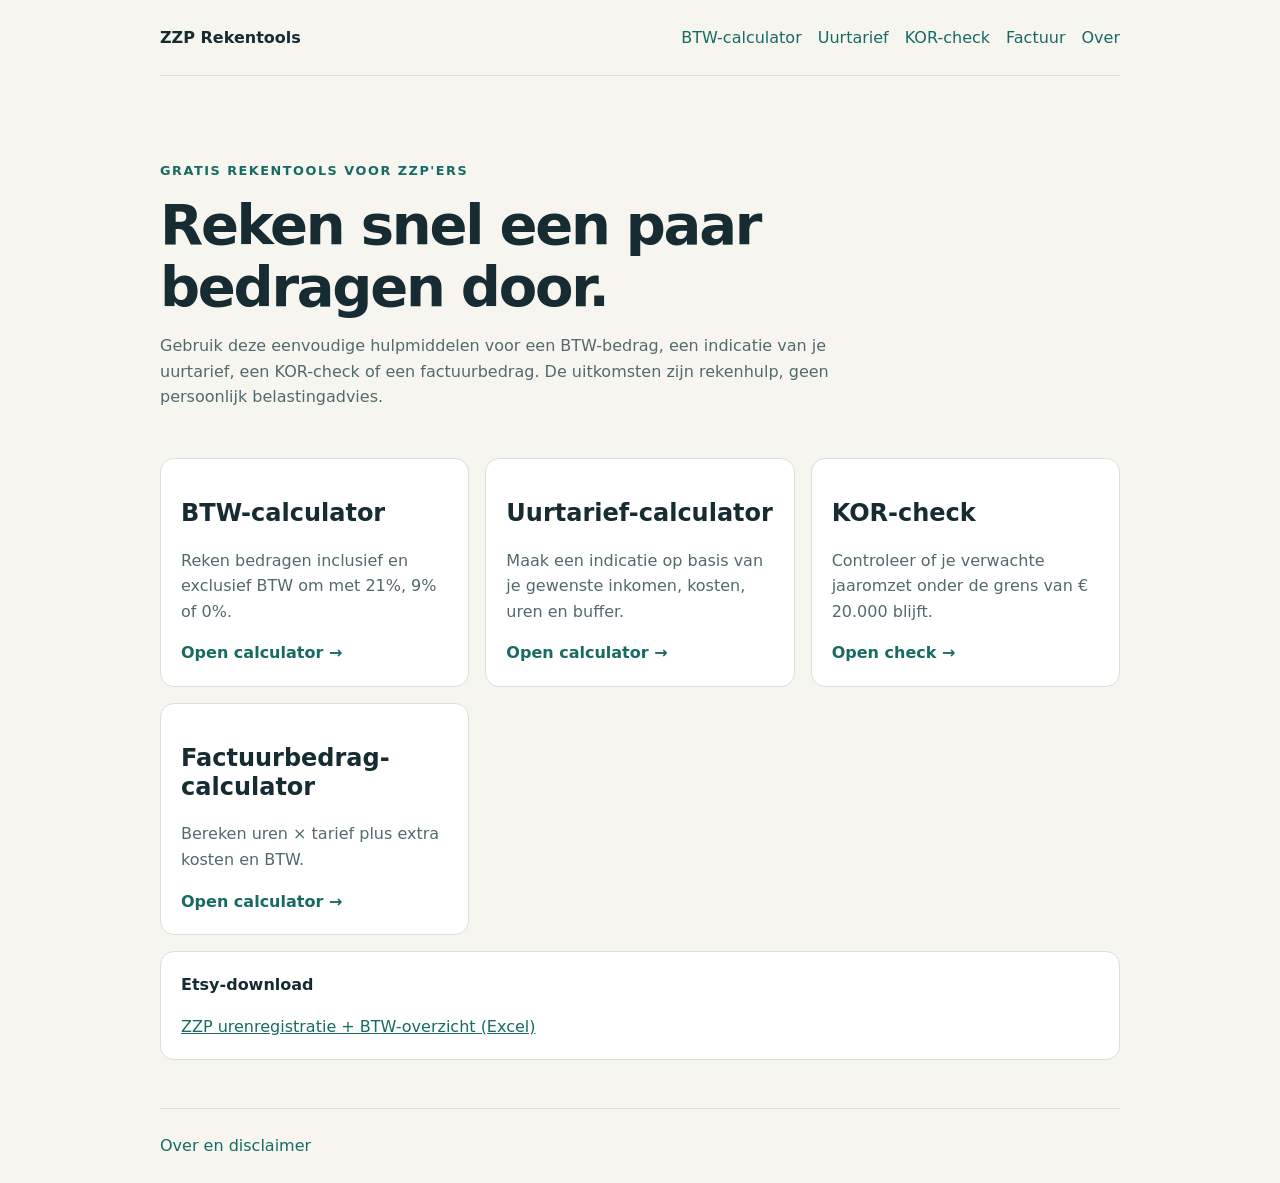
<file: index.html>
<!doctype html>
<html lang="nl">
<head>
  <meta charset="utf-8">
  <meta name="viewport" content="width=device-width, initial-scale=1">
  <title>ZZP Rekentools — eenvoudige hulpmiddelen</title>
  <link rel="stylesheet" href="style.css">
</head>
<body>
  <header class="wrap"><a class="brand" href="index.html">ZZP Rekentools</a><nav><a href="btw-calculator.html">BTW-calculator</a><a href="uurtarief-calculator.html">Uurtarief</a><a href="kor-calculator.html">KOR-check</a><a href="factuur-calculator.html">Factuur</a><a href="over.html">Over</a></nav></header>
  <main class="wrap">
    <section class="hero"><p class="eyebrow">Gratis rekentools voor zzp'ers</p><h1>Reken snel een paar bedragen door.</h1><p>Gebruik deze eenvoudige hulpmiddelen voor een BTW-bedrag, een indicatie van je uurtarief, een KOR-check of een factuurbedrag. De uitkomsten zijn rekenhulp, geen persoonlijk belastingadvies.</p></section>
    <section class="cards"><a class="card" href="btw-calculator.html"><h2>BTW-calculator</h2><p>Reken bedragen inclusief en exclusief BTW om met 21%, 9% of 0%.</p><span>Open calculator →</span></a><a class="card" href="uurtarief-calculator.html"><h2>Uurtarief-calculator</h2><p>Maak een indicatie op basis van je gewenste inkomen, kosten, uren en buffer.</p><span>Open calculator →</span></a><a class="card" href="kor-calculator.html"><h2>KOR-check</h2><p>Controleer of je verwachte jaaromzet onder de grens van € 20.000 blijft.</p><span>Open check →</span></a><a class="card" href="factuur-calculator.html"><h2>Factuurbedrag-calculator</h2><p>Bereken uren × tarief plus extra kosten en BTW.</p><span>Open calculator →</span></a></section>
    <aside class="placeholder"><strong>Etsy-download</strong><p><a href="https://planandpennystudio.etsy.com/nl/listing/4621038016/zzp-urenregistratie-btw-overzicht-excel" rel="noopener">ZZP urenregistratie + BTW-overzicht (Excel)</a></p></aside>
  </main>
  <footer class="wrap"><a href="over.html">Over en disclaimer</a></footer>
</body>
</html>
</file>
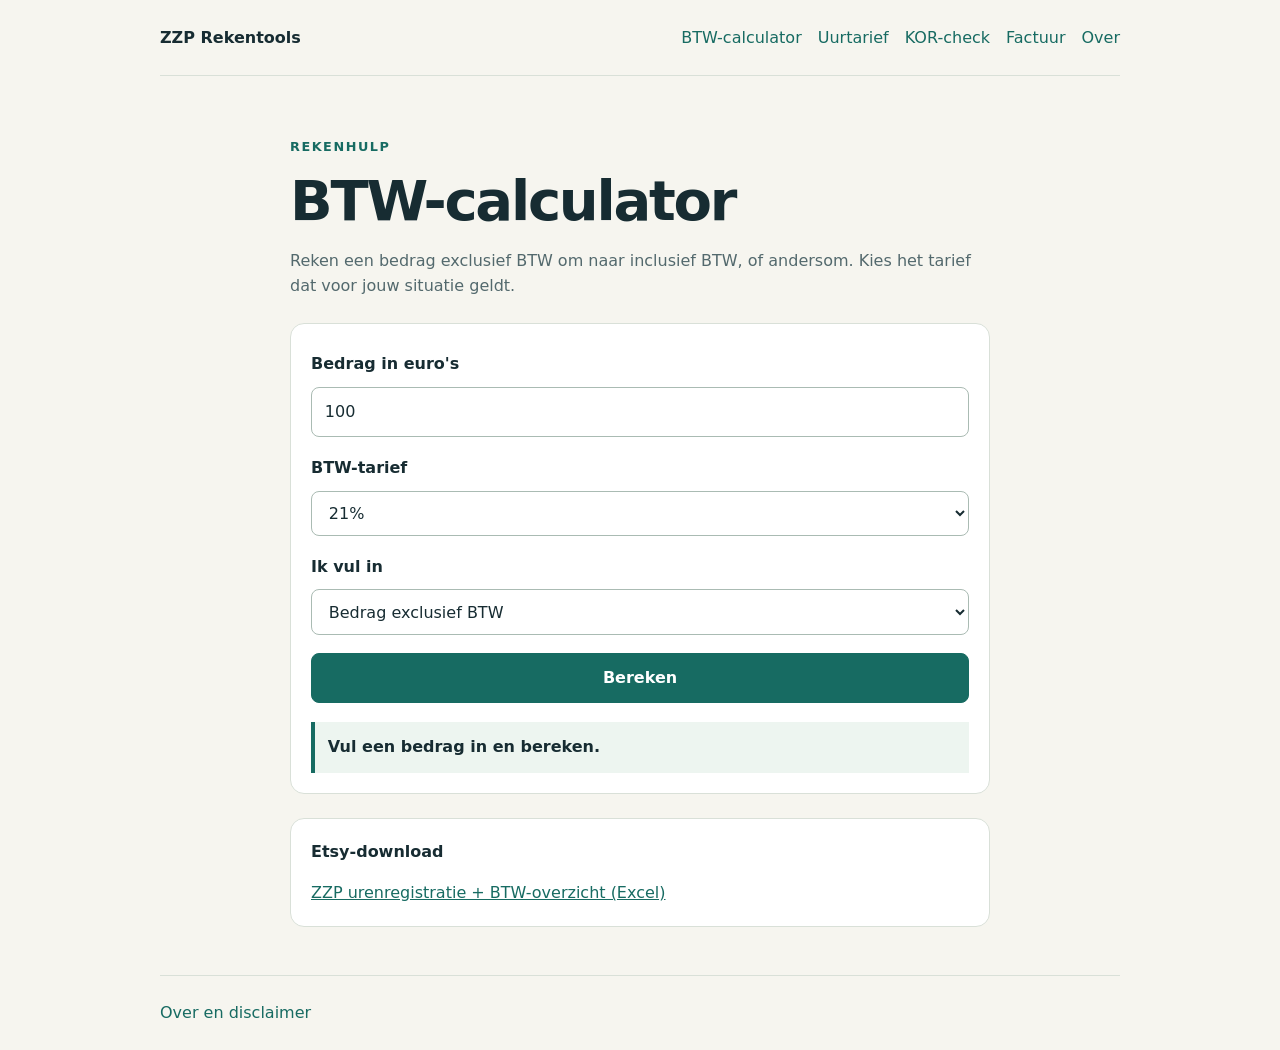
<file: btw-calculator.html>
<!doctype html>
<html lang="nl">
<head>
  <meta charset="utf-8">
  <meta name="viewport" content="width=device-width, initial-scale=1">
  <title>BTW-calculator — ZZP Rekentools</title>
  <link rel="stylesheet" href="style.css">
  <script src="btw.js" defer></script>
</head>
<body>
  <header class="wrap"><a class="brand" href="index.html">ZZP Rekentools</a><nav><a href="btw-calculator.html">BTW-calculator</a><a href="uurtarief-calculator.html">Uurtarief</a><a href="kor-calculator.html">KOR-check</a><a href="factuur-calculator.html">Factuur</a><a href="over.html">Over</a></nav></header>
  <main class="wrap narrow">
    <p class="eyebrow">Rekenhulp</p><h1>BTW-calculator</h1><p>Reken een bedrag exclusief BTW om naar inclusief BTW, of andersom. Kies het tarief dat voor jouw situatie geldt.</p>
    <form id="btw-form" class="panel">
      <label for="amount">Bedrag in euro's</label><input id="amount" name="amount" type="number" min="0" step="0.01" value="100" required>
      <label for="rate">BTW-tarief</label><select id="rate" name="rate"><option value="21">21%</option><option value="9">9%</option><option value="0">0%</option></select>
      <label for="direction">Ik vul in</label><select id="direction" name="direction"><option value="excl">Bedrag exclusief BTW</option><option value="incl">Bedrag inclusief BTW</option></select>
      <button type="submit">Bereken</button>
      <p id="btw-result" class="result" aria-live="polite">Vul een bedrag in en bereken.</p>
    </form>
    <aside class="placeholder"><strong>Etsy-download</strong><p><a href="https://planandpennystudio.etsy.com/nl/listing/4621038016/zzp-urenregistratie-btw-overzicht-excel" rel="noopener">ZZP urenregistratie + BTW-overzicht (Excel)</a></p></aside>
  </main><footer class="wrap"><a href="over.html">Over en disclaimer</a></footer>
</body>
</html>
</file>
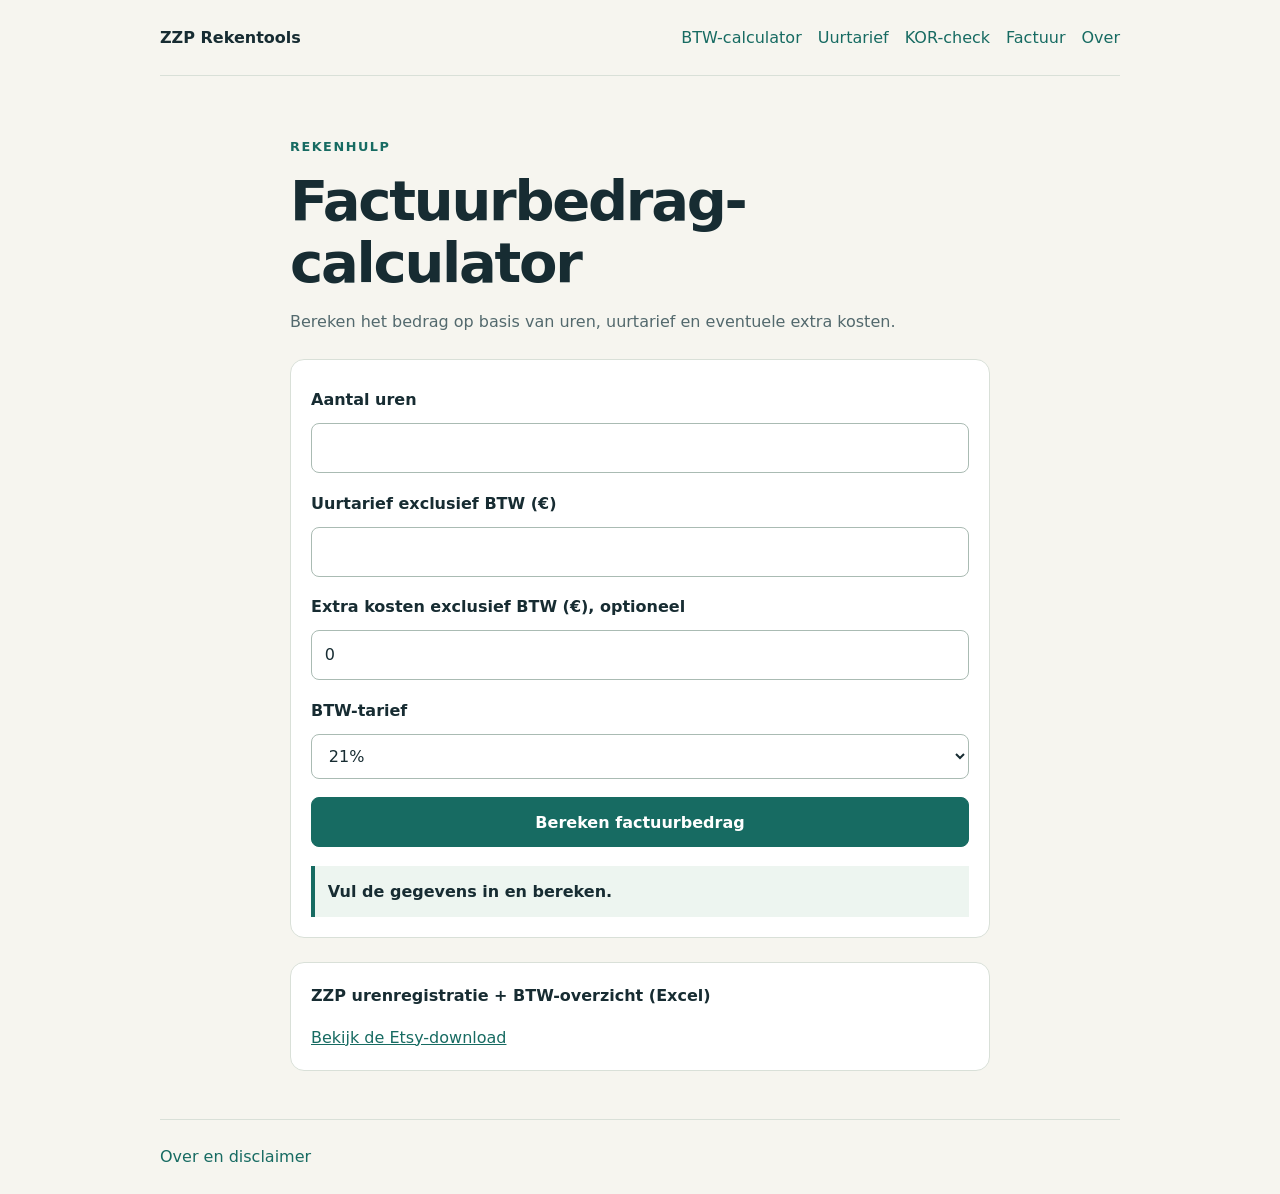
<file: factuur-calculator.html>
<!doctype html>
<html lang="nl">
<head>
  <meta charset="utf-8">
  <meta name="viewport" content="width=device-width, initial-scale=1">
  <title>Factuurbedrag-calculator — ZZP Rekentools</title>
  <meta name="description" content="Bereken een factuurbedrag op basis van uren, uurtarief, extra kosten en BTW-tarief.">
  <link rel="stylesheet" href="style.css">
  <script src="factuur.js" defer></script>
</head>
<body>
  <header class="wrap"><a class="brand" href="index.html">ZZP Rekentools</a><nav><a href="btw-calculator.html">BTW-calculator</a><a href="uurtarief-calculator.html">Uurtarief</a><a href="kor-calculator.html">KOR-check</a><a href="factuur-calculator.html">Factuur</a><a href="over.html">Over</a></nav></header>
  <main class="wrap narrow">
    <p class="eyebrow">Rekenhulp</p><h1>Factuurbedrag-calculator</h1><p>Bereken het bedrag op basis van uren, uurtarief en eventuele extra kosten.</p>
    <form id="invoice-form" class="panel">
      <label for="hours">Aantal uren</label><input id="hours" name="hours" type="number" min="0" step="0.01" required>
      <label for="rate">Uurtarief exclusief BTW (€)</label><input id="rate" name="rate" type="number" min="0" step="0.01" required>
      <label for="extras">Extra kosten exclusief BTW (€), optioneel</label><input id="extras" name="extras" type="number" min="0" step="0.01" value="0">
      <label for="vat-rate">BTW-tarief</label><select id="vat-rate" name="vat-rate"><option value="21">21%</option><option value="9">9%</option><option value="0">0%</option></select>
      <button type="submit">Bereken factuurbedrag</button>
      <p id="invoice-result" class="result" aria-live="polite">Vul de gegevens in en bereken.</p>
    </form>
    <aside class="placeholder"><strong>ZZP urenregistratie + BTW-overzicht (Excel)</strong><p><a href="https://planandpennystudio.etsy.com/nl/listing/4621038016/zzp-urenregistratie-btw-overzicht-excel">Bekijk de Etsy-download</a></p></aside>
  </main><footer class="wrap"><a href="over.html">Over en disclaimer</a></footer>
</body>
</html>
</file>
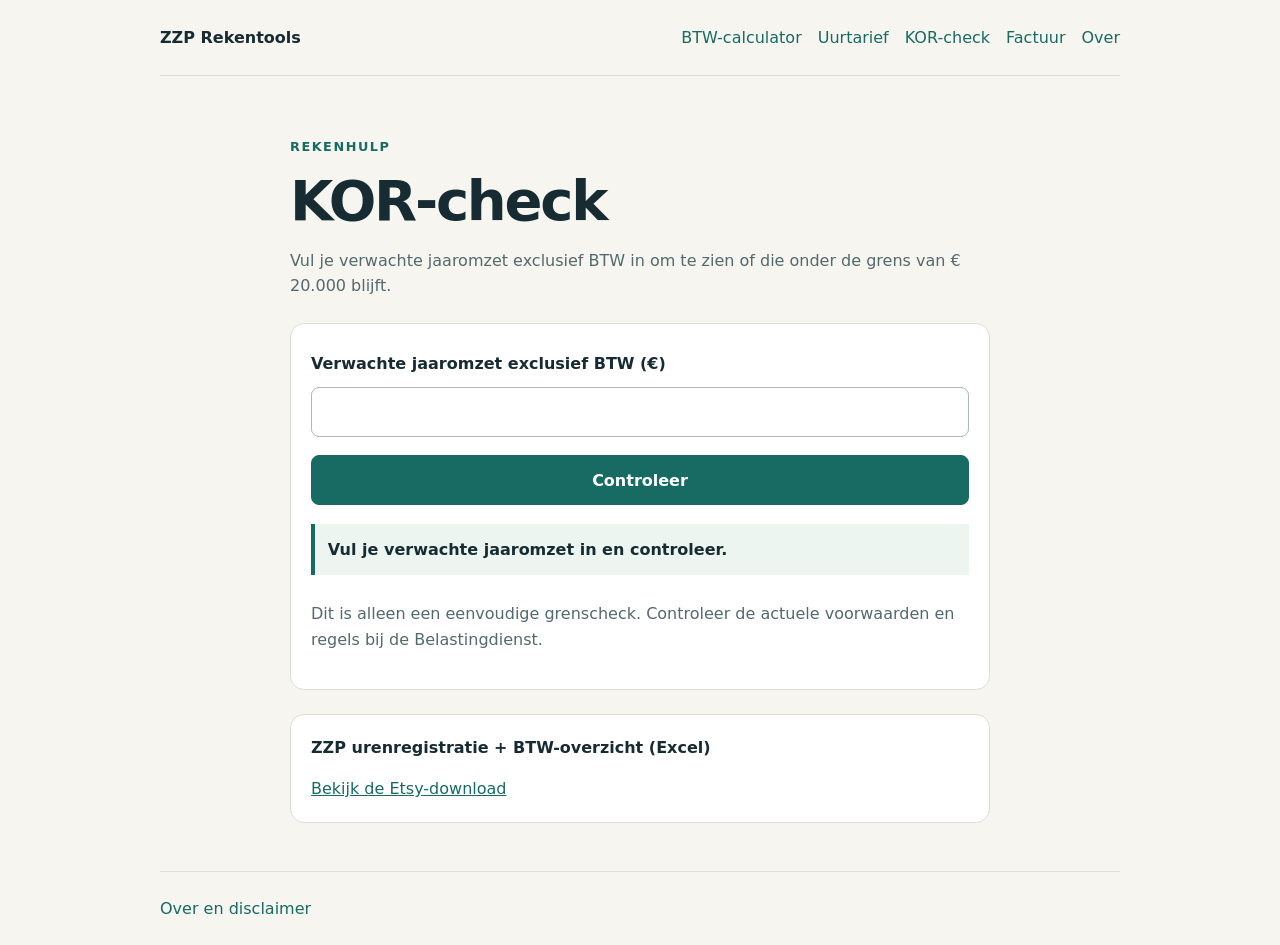
<file: kor-calculator.html>
<!doctype html>
<html lang="nl">
<head>
  <meta charset="utf-8">
  <meta name="viewport" content="width=device-width, initial-scale=1">
  <title>KOR-check voor zzp'ers — ZZP Rekentools</title>
  <meta name="description" content="Controleer of je verwachte jaaromzet onder de grens van € 20.000 voor de KOR blijft.">
  <link rel="stylesheet" href="style.css">
  <script src="kor.js" defer></script>
</head>
<body>
  <header class="wrap"><a class="brand" href="index.html">ZZP Rekentools</a><nav><a href="btw-calculator.html">BTW-calculator</a><a href="uurtarief-calculator.html">Uurtarief</a><a href="kor-calculator.html">KOR-check</a><a href="factuur-calculator.html">Factuur</a><a href="over.html">Over</a></nav></header>
  <main class="wrap narrow">
    <p class="eyebrow">Rekenhulp</p><h1>KOR-check</h1><p>Vul je verwachte jaaromzet exclusief BTW in om te zien of die onder de grens van € 20.000 blijft.</p>
    <form id="kor-form" class="panel">
      <label for="revenue">Verwachte jaaromzet exclusief BTW (€)</label><input id="revenue" name="revenue" type="number" min="0" step="0.01" required>
      <button type="submit">Controleer</button>
      <p id="kor-result" class="result" aria-live="polite">Vul je verwachte jaaromzet in en controleer.</p>
      <p>Dit is alleen een eenvoudige grenscheck. Controleer de actuele voorwaarden en regels bij de Belastingdienst.</p>
    </form>
    <aside class="placeholder"><strong>ZZP urenregistratie + BTW-overzicht (Excel)</strong><p><a href="https://planandpennystudio.etsy.com/nl/listing/4621038016/zzp-urenregistratie-btw-overzicht-excel">Bekijk de Etsy-download</a></p></aside>
  </main><footer class="wrap"><a href="over.html">Over en disclaimer</a></footer>
</body>
</html>
</file>
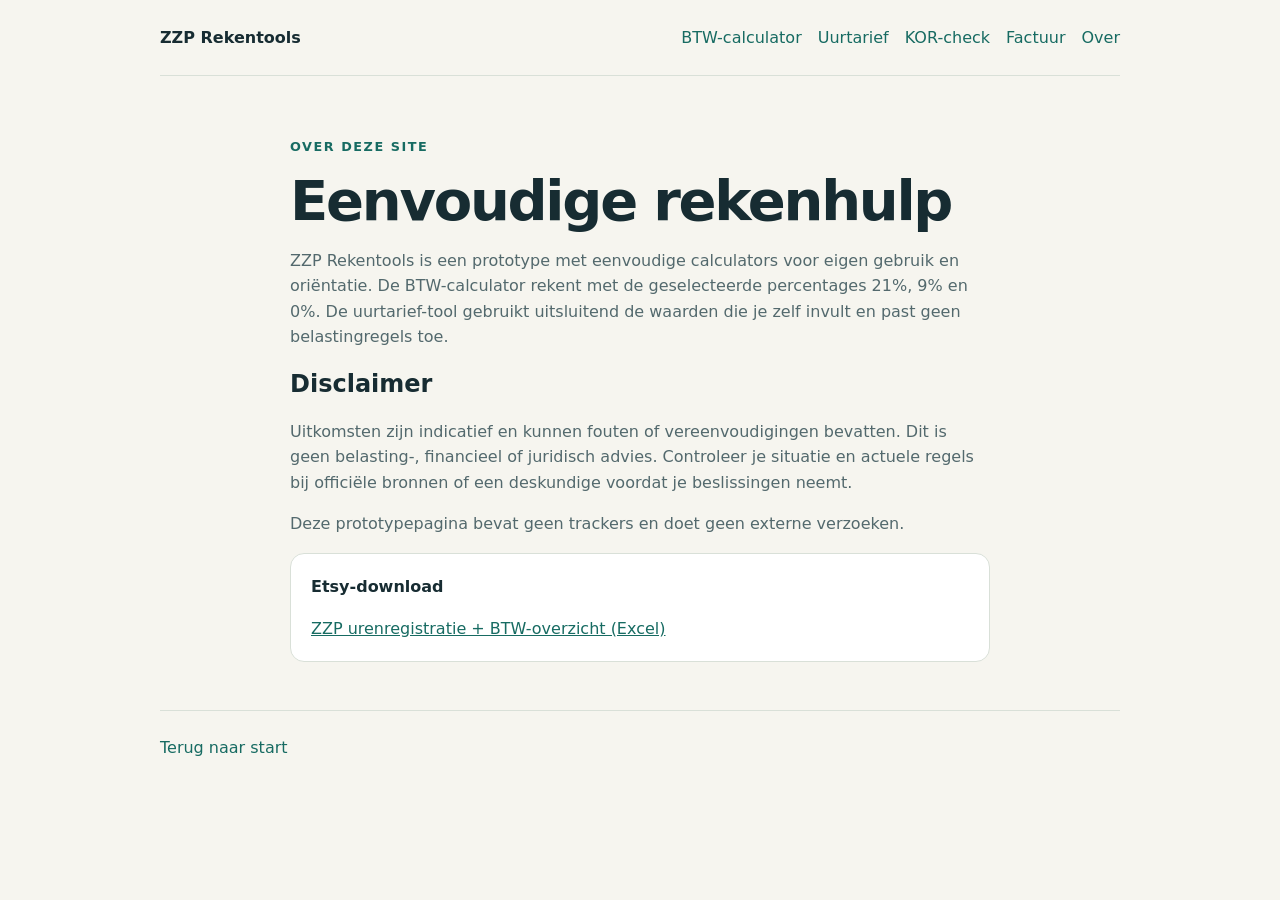
<file: over.html>
<!doctype html>
<html lang="nl">
<head>
  <meta charset="utf-8">
  <meta name="viewport" content="width=device-width, initial-scale=1">
  <title>Over en disclaimer — ZZP Rekentools</title>
  <link rel="stylesheet" href="style.css">
</head>
<body>
  <header class="wrap"><a class="brand" href="index.html">ZZP Rekentools</a><nav><a href="btw-calculator.html">BTW-calculator</a><a href="uurtarief-calculator.html">Uurtarief</a><a href="kor-calculator.html">KOR-check</a><a href="factuur-calculator.html">Factuur</a><a href="over.html">Over</a></nav></header>
  <main class="wrap narrow"><p class="eyebrow">Over deze site</p><h1>Eenvoudige rekenhulp</h1><p>ZZP Rekentools is een prototype met eenvoudige calculators voor eigen gebruik en oriëntatie. De BTW-calculator rekent met de geselecteerde percentages 21%, 9% en 0%. De uurtarief-tool gebruikt uitsluitend de waarden die je zelf invult en past geen belastingregels toe.</p><h2>Disclaimer</h2><p>Uitkomsten zijn indicatief en kunnen fouten of vereenvoudigingen bevatten. Dit is geen belasting-, financieel of juridisch advies. Controleer je situatie en actuele regels bij officiële bronnen of een deskundige voordat je beslissingen neemt.</p><p>Deze prototypepagina bevat geen trackers en doet geen externe verzoeken.</p>
    <aside class="placeholder"><strong>Etsy-download</strong><p><a href="https://planandpennystudio.etsy.com/nl/listing/4621038016/zzp-urenregistratie-btw-overzicht-excel" rel="noopener">ZZP urenregistratie + BTW-overzicht (Excel)</a></p></aside>
  </main><footer class="wrap"><a href="index.html">Terug naar start</a></footer>
</body>
</html>
</file>
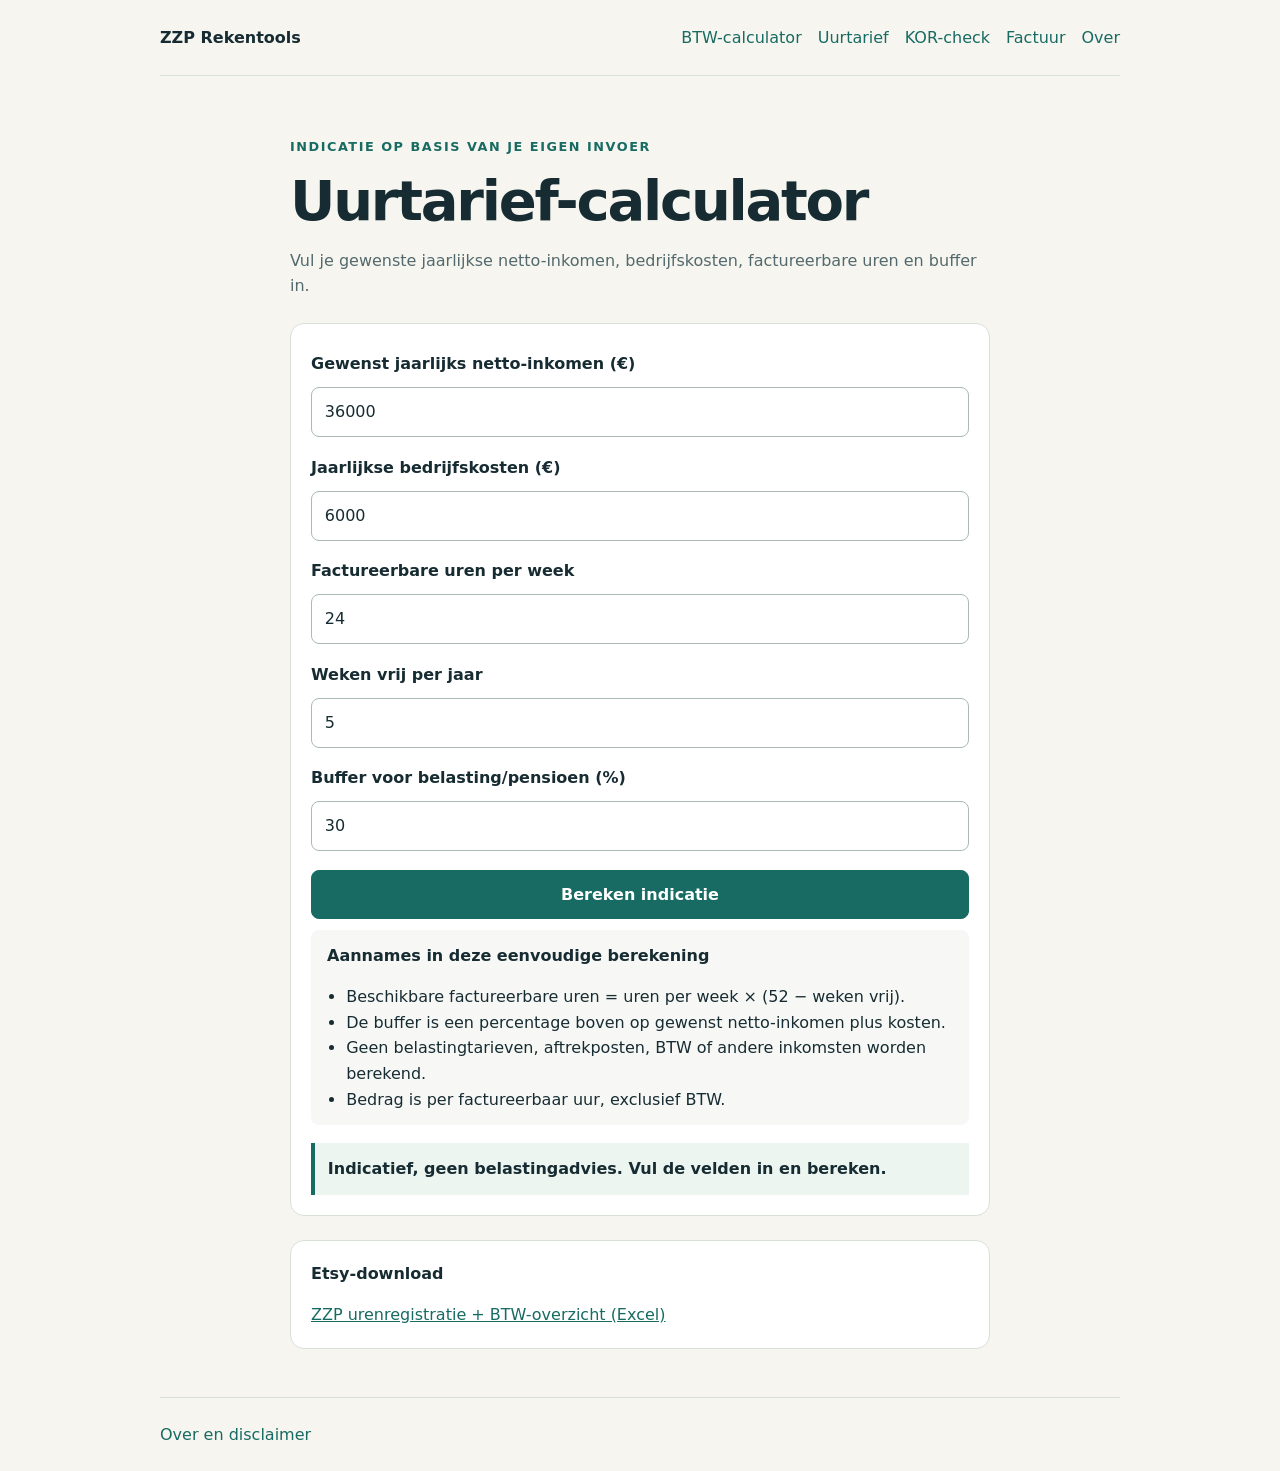
<file: uurtarief-calculator.html>
<!doctype html>
<html lang="nl">
<head>
  <meta charset="utf-8">
  <meta name="viewport" content="width=device-width, initial-scale=1">
  <title>Uurtarief-calculator — ZZP Rekentools</title>
  <link rel="stylesheet" href="style.css">
  <script src="uurtarief.js" defer></script>
</head>
<body>
  <header class="wrap"><a class="brand" href="index.html">ZZP Rekentools</a><nav><a href="btw-calculator.html">BTW-calculator</a><a href="uurtarief-calculator.html">Uurtarief</a><a href="kor-calculator.html">KOR-check</a><a href="factuur-calculator.html">Factuur</a><a href="over.html">Over</a></nav></header>
  <main class="wrap narrow">
    <p class="eyebrow">Indicatie op basis van je eigen invoer</p><h1>Uurtarief-calculator</h1><p>Vul je gewenste jaarlijkse netto-inkomen, bedrijfskosten, factureerbare uren en buffer in.</p>
    <form id="rate-form" class="panel">
      <label for="net">Gewenst jaarlijks netto-inkomen (€)</label><input id="net" type="number" min="0" step="100" value="36000" required>
      <label for="costs">Jaarlijkse bedrijfskosten (€)</label><input id="costs" type="number" min="0" step="100" value="6000" required>
      <label for="hours">Factureerbare uren per week</label><input id="hours" type="number" min="0.1" max="168" step="0.5" value="24" required>
      <label for="weeks">Weken vrij per jaar</label><input id="weeks" type="number" min="0" max="52" step="1" value="5" required>
      <label for="buffer">Buffer voor belasting/pensioen (%)</label><input id="buffer" type="number" min="0" step="1" value="30" required>
      <button type="submit">Bereken indicatie</button>
      <div class="assumptions"><strong>Aannames in deze eenvoudige berekening</strong><ul><li>Beschikbare factureerbare uren = uren per week × (52 − weken vrij).</li><li>De buffer is een percentage boven op gewenst netto-inkomen plus kosten.</li><li>Geen belastingtarieven, aftrekposten, BTW of andere inkomsten worden berekend.</li><li>Bedrag is per factureerbaar uur, exclusief BTW.</li></ul></div>
      <p id="rate-result" class="result" aria-live="polite">Indicatief, geen belastingadvies. Vul de velden in en bereken.</p>
    </form>
    <aside class="placeholder"><strong>Etsy-download</strong><p><a href="https://planandpennystudio.etsy.com/nl/listing/4621038016/zzp-urenregistratie-btw-overzicht-excel" rel="noopener">ZZP urenregistratie + BTW-overzicht (Excel)</a></p></aside>
  </main><footer class="wrap"><a href="over.html">Over en disclaimer</a></footer>
</body>
</html>
</file>
<file: style.css>
:root { color-scheme: light; --ink: #172c32; --muted: #53696d; --paper: #f6f5ef; --card: #fff; --accent: #176b62; --line: #d9e0d8; }
* { box-sizing: border-box; }
body { margin: 0; background: var(--paper); color: var(--ink); font: 16px/1.6 system-ui, sans-serif; }
a { color: var(--accent); }
.wrap { width: min(100% - 2rem, 960px); margin-inline: auto; }
.narrow { max-width: 700px; }
header { min-height: 76px; display: flex; align-items: center; justify-content: space-between; gap: 1rem; border-bottom: 1px solid var(--line); }
.brand { font-weight: 800; text-decoration: none; color: var(--ink); }
nav { display: flex; flex-wrap: wrap; gap: 1rem; }
nav a, footer a { text-decoration: none; }
main { padding-block: 3rem; }
.hero { max-width: 680px; padding-block: 1.5rem 2rem; }
h1 { font-size: clamp(2rem, 6vw, 3.5rem); line-height: 1.1; letter-spacing: -.04em; margin: .25rem 0 1rem; }
h2 { line-height: 1.2; }
p { color: var(--muted); }
.eyebrow { color: var(--accent); font-size: .8rem; font-weight: 750; letter-spacing: .12em; text-transform: uppercase; }
.cards { display: grid; grid-template-columns: repeat(auto-fit, minmax(230px, 1fr)); gap: 1rem; }
.card, .panel, .placeholder { background: var(--card); border: 1px solid var(--line); border-radius: 14px; padding: 1.25rem; }
.card { color: inherit; text-decoration: none; }
.card span { color: var(--accent); font-weight: 700; }
.panel { display: grid; gap: .65rem; margin-block: 1.5rem; }
label { font-weight: 700; margin-top: .45rem; }
input, select, button { font: inherit; border: 1px solid #aabbb3; border-radius: 8px; padding: .7rem .8rem; background: #fff; color: var(--ink); }
button { background: var(--accent); border-color: var(--accent); color: #fff; font-weight: 750; cursor: pointer; margin-top: .5rem; }
button:hover { filter: brightness(.92); }
.result { color: var(--ink); background: #edf5f0; border-left: 4px solid var(--accent); padding: .8rem; margin: .5rem 0 0; font-weight: 700; }
.assumptions { background: #f7f8f5; padding: .8rem 1rem; border-radius: 8px; }
.assumptions ul { margin-bottom: 0; padding-left: 1.2rem; }
.placeholder { margin-top: 1rem; }
.placeholder p { margin-bottom: 0; }
footer { border-top: 1px solid var(--line); padding-block: 1.5rem; }
@media (max-width: 540px) { header { align-items: flex-start; flex-direction: column; padding-block: 1rem; } nav { gap: .65rem; } main { padding-block: 2rem; } }
</file>
